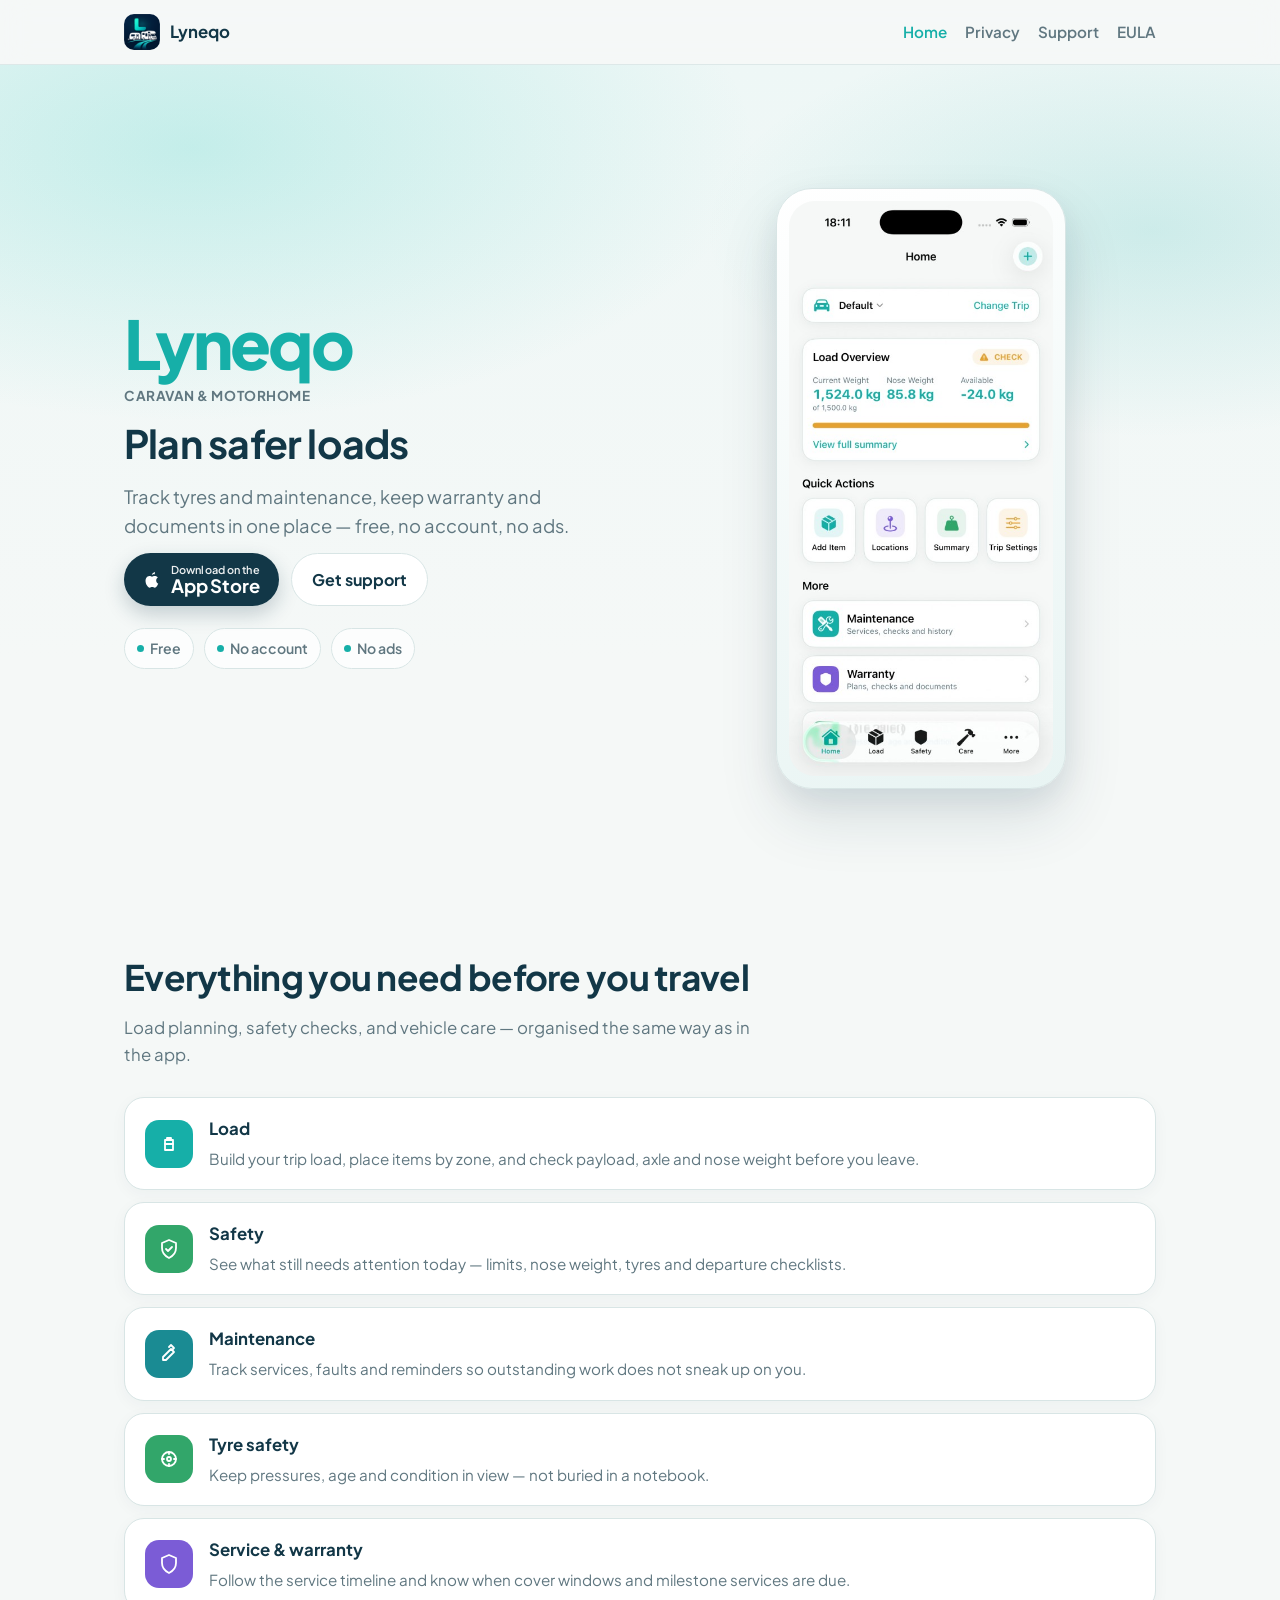
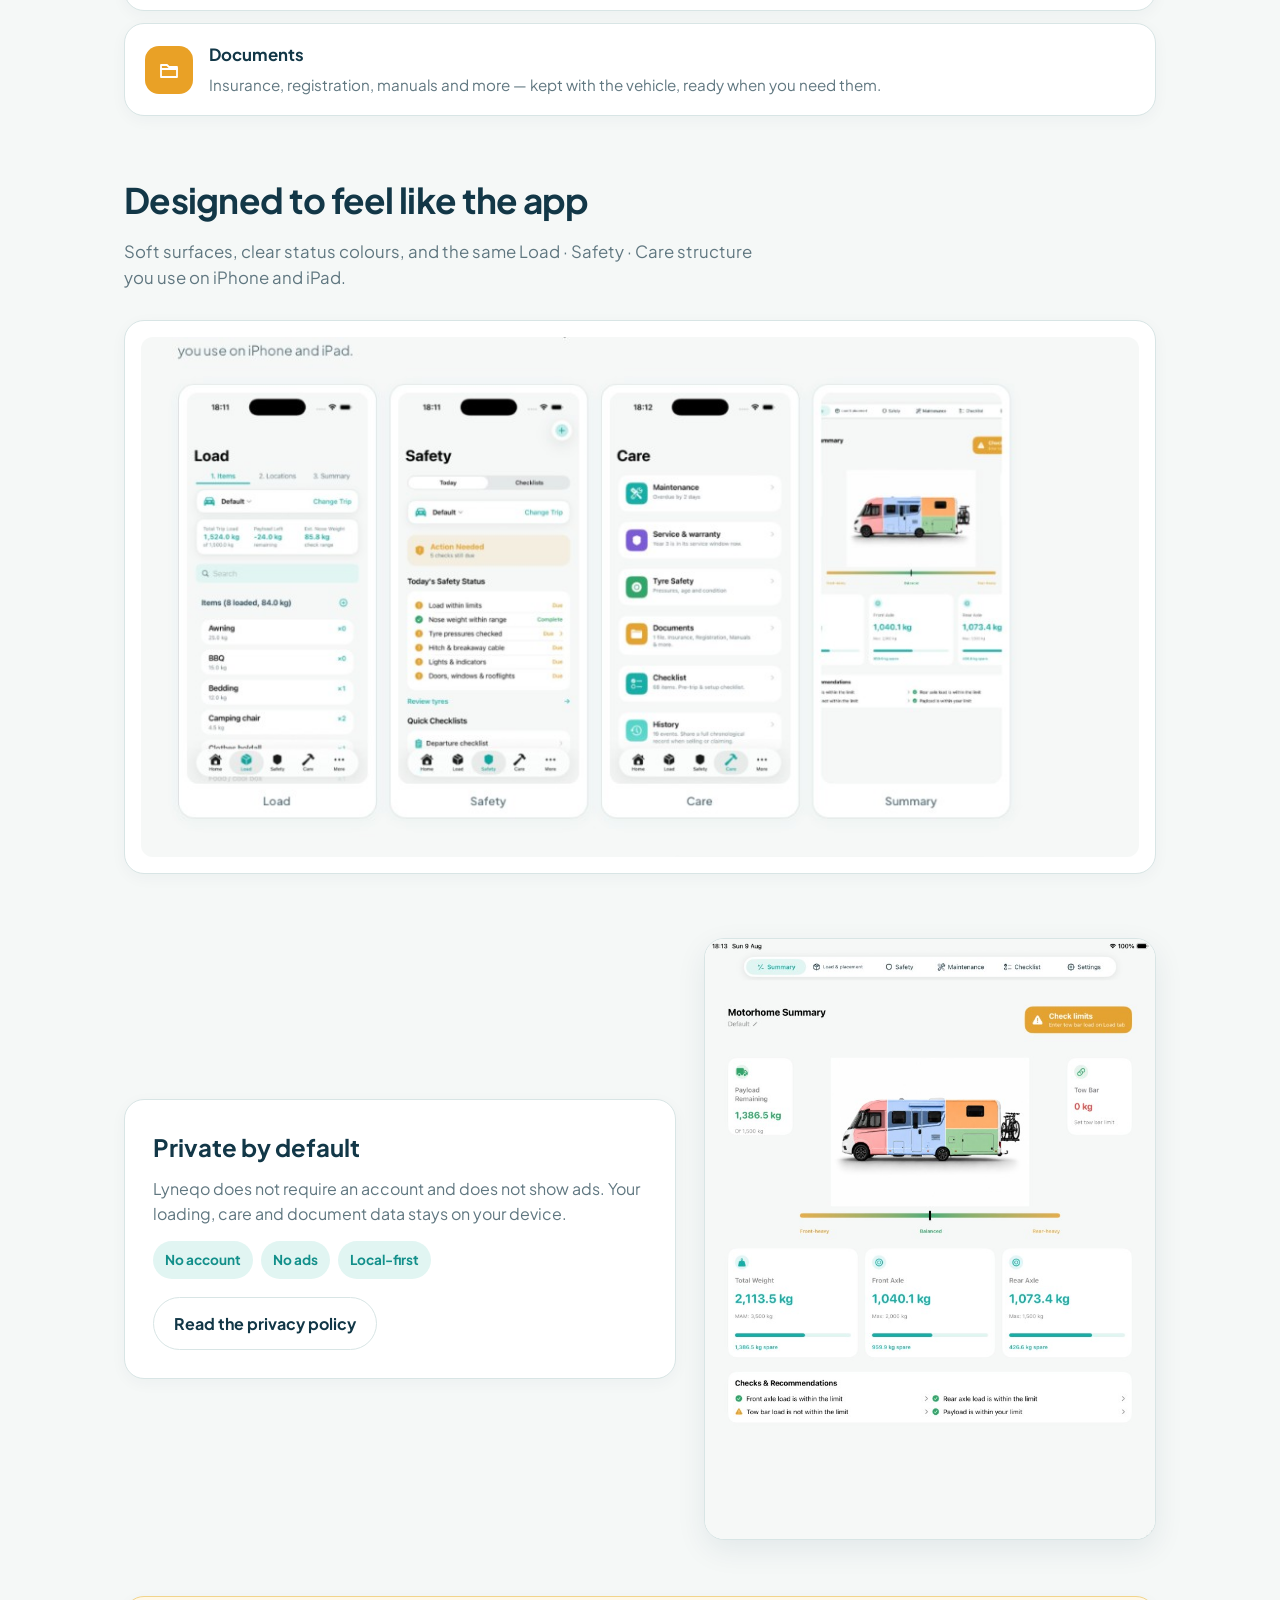
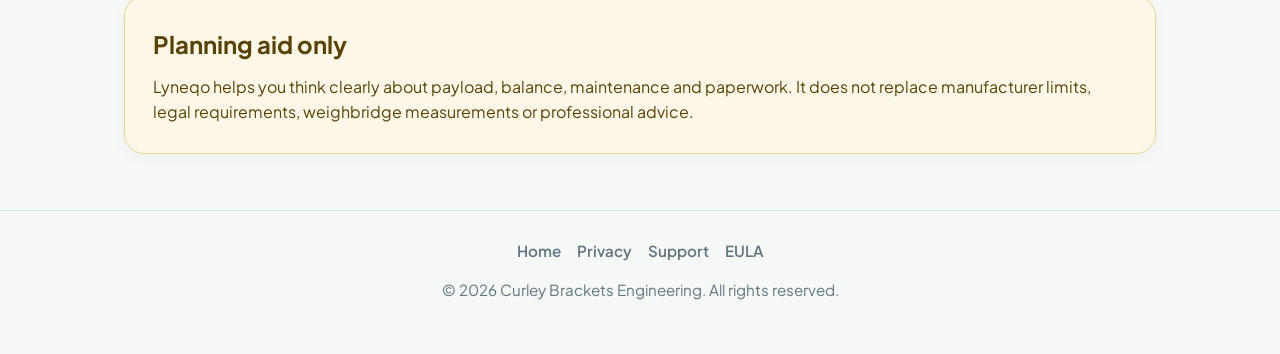
<file: docs/index.html>
<!DOCTYPE html>
<html lang="en">
<head>
  <meta charset="utf-8">
  <meta name="viewport" content="width=device-width, initial-scale=1">
  <title>Lyneqo — Safer loads, care and documents</title>
  <meta name="description" content="Plan safer loads, track tyres and maintenance, keep warranty and documents in one place. Free, no account, no ads.">
  <link rel="icon" href="assets/lyneqo-mark.svg" type="image/svg+xml">
  <link rel="preconnect" href="https://fonts.googleapis.com">
  <link rel="preconnect" href="https://fonts.gstatic.com" crossorigin>
  <link href="https://fonts.googleapis.com/css2?family=Plus+Jakarta+Sans:wght@400;500;600;700;800&display=swap" rel="stylesheet">
  <link rel="stylesheet" href="styles.css">
</head>
<body>
  <header class="site-header">
    <div class="site-header-inner">
      <a class="brand" href="index.html">
        <img src="assets/app-icon.png" alt="" width="36" height="36">
        Lyneqo
      </a>
      <nav class="nav" aria-label="Primary">
        <a href="index.html" aria-current="page">Home</a>
        <a href="privacy.html">Privacy</a>
        <a href="support.html">Support</a>
        <a href="eula.html">EULA</a>
      </nav>
    </div>
  </header>

  <section class="hero">
    <div class="hero-inner">
      <div class="hero-copy">
        <p class="brand-hero">Lyneqo</p>
        <p class="eyebrow">Caravan &amp; Motorhome</p>
        <h1>Plan safer loads</h1>
        <p class="hero-lead">Track tyres and maintenance, keep warranty and documents in one place — free, no account, no ads.</p>
        <div class="cta-row">
          <a class="button app-store-button" href="https://apps.apple.com/app/lyneqo-caravan-motorhome/id6771125159" target="_blank" rel="noopener noreferrer" aria-label="Download Lyneqo on the App Store">
            <svg class="apple-logo" viewBox="0 0 24 24" aria-hidden="true" focusable="false">
              <path fill="currentColor" d="M18.71 12.46c-.02-2.15 1.76-3.18 1.84-3.23-1-1.46-2.56-1.66-3.11-1.68-1.32-.13-2.58.78-3.25.78-.67 0-1.71-.76-2.81-.74-1.45.02-2.78.84-3.52 2.14-1.5 2.6-.38 6.45 1.08 8.56.71 1.03 1.56 2.19 2.68 2.15 1.07-.04 1.48-.7 2.78-.7 1.3 0 1.66.7 2.8.68 1.16-.02 1.89-1.05 2.59-2.09.82-1.19 1.15-2.34 1.17-2.4-.03-.01-2.25-.86-2.27-3.42zm-2.14-6.3c.59-.71.99-1.7.88-2.69-.85.03-1.88.57-2.49 1.28-.55.63-.1.03-1.04 1.64.87.07 1.76-.44 2.65-1.23z"/>
            </svg>
            <span class="app-store-label">
              <span class="app-store-kicker">Download on the</span>
              <span class="app-store-name">App Store</span>
            </span>
          </a>
          <a class="button button-secondary" href="support.html">Get support</a>
        </div>
        <div class="trust" aria-label="Product promises">
          <span>Free</span>
          <span>No account</span>
          <span>No ads</span>
        </div>
      </div>
      <div class="hero-visual" aria-hidden="true">
        <div class="phone-frame">
          <img src="assets/shot-home.png" alt="Lyneqo Home screen showing load overview and care shortcuts">
        </div>
      </div>
    </div>
  </section>

  <section class="section" id="features">
    <div class="section-head">
      <h2>Everything you need before you travel</h2>
      <p>Load planning, safety checks, and vehicle care — organised the same way as in the app.</p>
    </div>
    <div class="feature-list">
      <article class="feature-row">
        <div class="icon-tile icon-teal" aria-hidden="true">
          <svg viewBox="0 0 24 24"><path d="M8 8h8v10H8z"/><path d="M10 8V6h4v2"/><path d="M8 12h8"/></svg>
        </div>
        <div>
          <h3>Load</h3>
          <p>Build your trip load, place items by zone, and check payload, axle and nose weight before you leave.</p>
        </div>
      </article>
      <article class="feature-row">
        <div class="icon-tile icon-green" aria-hidden="true">
          <svg viewBox="0 0 24 24"><path d="M12 3l7 3v5c0 5-3 8-7 10-4-2-7-5-7-10V6l7-3z"/><path d="M9 12l2 2 4-4"/></svg>
        </div>
        <div>
          <h3>Safety</h3>
          <p>See what still needs attention today — limits, nose weight, tyres and departure checklists.</p>
        </div>
      </article>
      <article class="feature-row">
        <div class="icon-tile icon-cyan" aria-hidden="true">
          <svg viewBox="0 0 24 24"><path d="M14 7l3 3-8 8H6v-3l8-8z"/><path d="M12 5l2-2 3 3-2 2"/></svg>
        </div>
        <div>
          <h3>Maintenance</h3>
          <p>Track services, faults and reminders so outstanding work does not sneak up on you.</p>
        </div>
      </article>
      <article class="feature-row">
        <div class="icon-tile icon-green" aria-hidden="true">
          <svg viewBox="0 0 24 24"><circle cx="12" cy="12" r="7"/><circle cx="12" cy="12" r="2"/><path d="M12 5v2M12 17v2M5 12h2M17 12h2"/></svg>
        </div>
        <div>
          <h3>Tyre safety</h3>
          <p>Keep pressures, age and condition in view — not buried in a notebook.</p>
        </div>
      </article>
      <article class="feature-row">
        <div class="icon-tile icon-purple" aria-hidden="true">
          <svg viewBox="0 0 24 24"><path d="M12 3l7 3v5c0 5-3 8-7 10-4-2-7-5-7-10V6l7-3z"/></svg>
        </div>
        <div>
          <h3>Service &amp; warranty</h3>
          <p>Follow the service timeline and know when cover windows and milestone services are due.</p>
        </div>
      </article>
      <article class="feature-row">
        <div class="icon-tile icon-orange" aria-hidden="true">
          <svg viewBox="0 0 24 24"><path d="M4 7h6l2 2h8v10H4V7z"/><path d="M4 11h16"/></svg>
        </div>
        <div>
          <h3>Documents</h3>
          <p>Insurance, registration, manuals and more — kept with the vehicle, ready when you need them.</p>
        </div>
      </article>
    </div>
  </section>

  <section class="section" style="padding-top: 0;">
    <div class="section-head">
      <h2>Designed to feel like the app</h2>
      <p>Soft surfaces, clear status colours, and the same Load · Safety · Care structure you use on iPhone and iPad.</p>
    </div>
    <figure class="shot-strip">
      <img src="assets/shot-strip.png" alt="Lyneqo screens for Load, Safety, Care and Summary">
    </figure>
  </section>

  <section class="section" style="padding-top: 8px;">
    <div class="split">
      <div class="panel">
        <h2>Private by default</h2>
        <p>Lyneqo does not require an account and does not show ads. Your loading, care and document data stays on your device.</p>
        <div class="pill-list">
          <span>No account</span>
          <span>No ads</span>
          <span>Local-first</span>
        </div>
        <p style="margin-top: 18px;"><a class="button button-secondary" href="privacy.html">Read the privacy policy</a></p>
      </div>
      <div class="device-shot">
        <img src="assets/shot-summary.png" alt="Motorhome summary screen on iPad">
      </div>
    </div>
  </section>

  <section class="section" style="padding-top: 0;">
    <div class="panel notice">
      <h2>Planning aid only</h2>
      <p>Lyneqo helps you think clearly about payload, balance, maintenance and paperwork. It does not replace manufacturer limits, legal requirements, weighbridge measurements or professional advice.</p>
    </div>
  </section>

  <footer class="site-footer">
    <nav aria-label="Footer">
      <a href="index.html">Home</a>
      <a href="privacy.html">Privacy</a>
      <a href="support.html">Support</a>
      <a href="eula.html">EULA</a>
    </nav>
    <p>&copy; 2026 Curley Brackets Engineering. All rights reserved.</p>
  </footer>
</body>
</html>
</file>
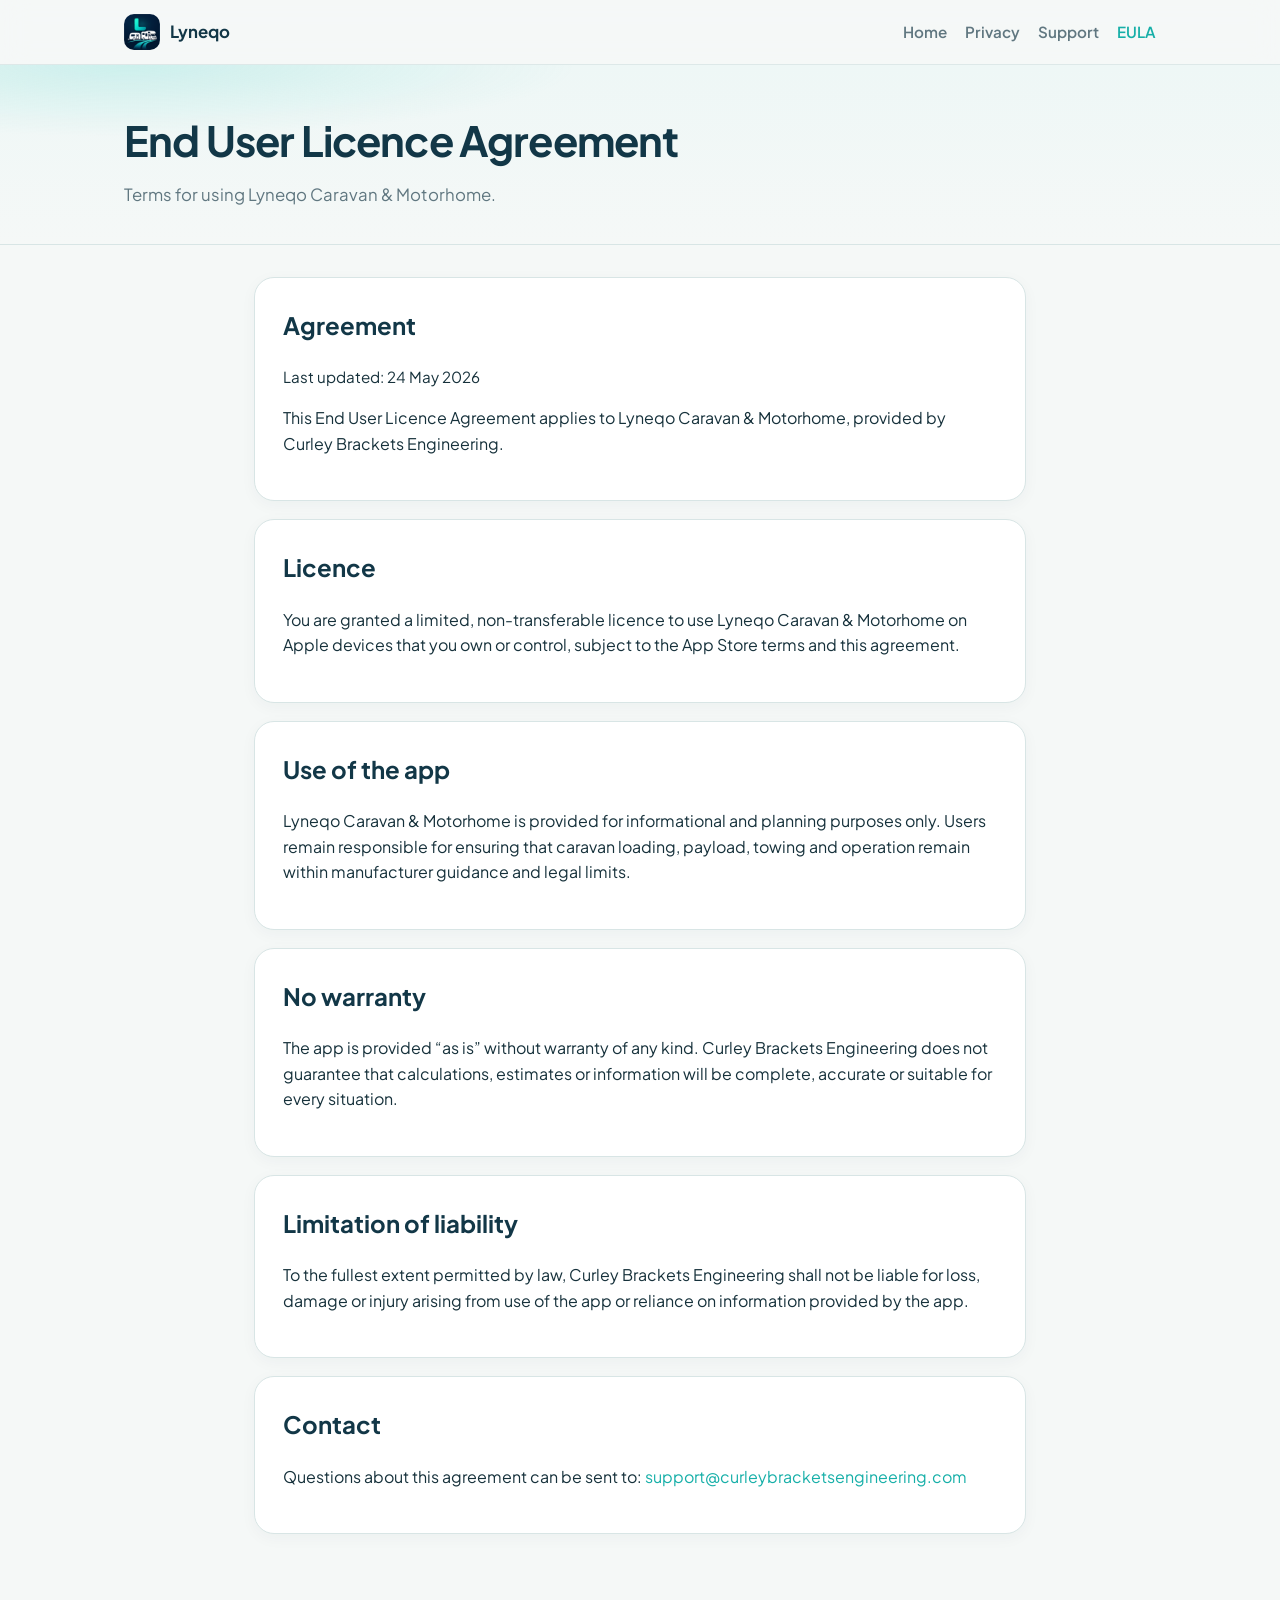
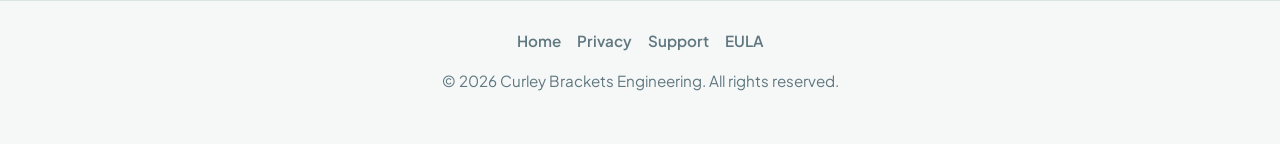
<file: docs/eula.html>
<!DOCTYPE html>
<html lang="en">
<head>
  <meta charset="utf-8">
  <meta name="viewport" content="width=device-width, initial-scale=1">
  <title>EULA — Lyneqo</title>
  <meta name="description" content="End User Licence Agreement for Lyneqo Caravan & Motorhome.">
  <link rel="icon" href="assets/lyneqo-mark.svg" type="image/svg+xml">
  <link rel="preconnect" href="https://fonts.googleapis.com">
  <link rel="preconnect" href="https://fonts.gstatic.com" crossorigin>
  <link href="https://fonts.googleapis.com/css2?family=Plus+Jakarta+Sans:wght@400;500;600;700;800&display=swap" rel="stylesheet">
  <link rel="stylesheet" href="styles.css">
</head>
<body>
  <header class="site-header">
    <div class="site-header-inner">
      <a class="brand" href="index.html">
        <img src="assets/app-icon.png" alt="" width="36" height="36">
        Lyneqo
      </a>
      <nav class="nav" aria-label="Primary">
        <a href="index.html">Home</a>
        <a href="privacy.html">Privacy</a>
        <a href="support.html">Support</a>
        <a href="eula.html" aria-current="page">EULA</a>
      </nav>
    </div>
  </header>

  <div class="page-hero">
    <div class="page-hero-inner">
      <h1>End User Licence Agreement</h1>
      <p>Terms for using Lyneqo Caravan &amp; Motorhome.</p>
    </div>
  </div>

  <main class="page">
    <section class="card">
      <h2>Agreement</h2>
      <p class="meta">Last updated: 24 May 2026</p>
      <p>This End User Licence Agreement applies to Lyneqo Caravan &amp; Motorhome, provided by Curley Brackets Engineering.</p>
    </section>

    <section class="card">
      <h2>Licence</h2>
      <p>You are granted a limited, non-transferable licence to use Lyneqo Caravan &amp; Motorhome on Apple devices that you own or control, subject to the App Store terms and this agreement.</p>
    </section>

    <section class="card">
      <h2>Use of the app</h2>
      <p>Lyneqo Caravan &amp; Motorhome is provided for informational and planning purposes only. Users remain responsible for ensuring that caravan loading, payload, towing and operation remain within manufacturer guidance and legal limits.</p>
    </section>

    <section class="card">
      <h2>No warranty</h2>
      <p>The app is provided “as is” without warranty of any kind. Curley Brackets Engineering does not guarantee that calculations, estimates or information will be complete, accurate or suitable for every situation.</p>
    </section>

    <section class="card">
      <h2>Limitation of liability</h2>
      <p>To the fullest extent permitted by law, Curley Brackets Engineering shall not be liable for loss, damage or injury arising from use of the app or reliance on information provided by the app.</p>
    </section>

    <section class="card">
      <h2>Contact</h2>
      <p>Questions about this agreement can be sent to: <a href="mailto:support@curleybracketsengineering.com">support@curleybracketsengineering.com</a></p>
    </section>
  </main>

  <footer class="site-footer">
    <nav aria-label="Footer">
      <a href="index.html">Home</a>
      <a href="privacy.html">Privacy</a>
      <a href="support.html">Support</a>
      <a href="eula.html">EULA</a>
    </nav>
    <p>&copy; 2026 Curley Brackets Engineering. All rights reserved.</p>
  </footer>
</body>
</html>
</file>
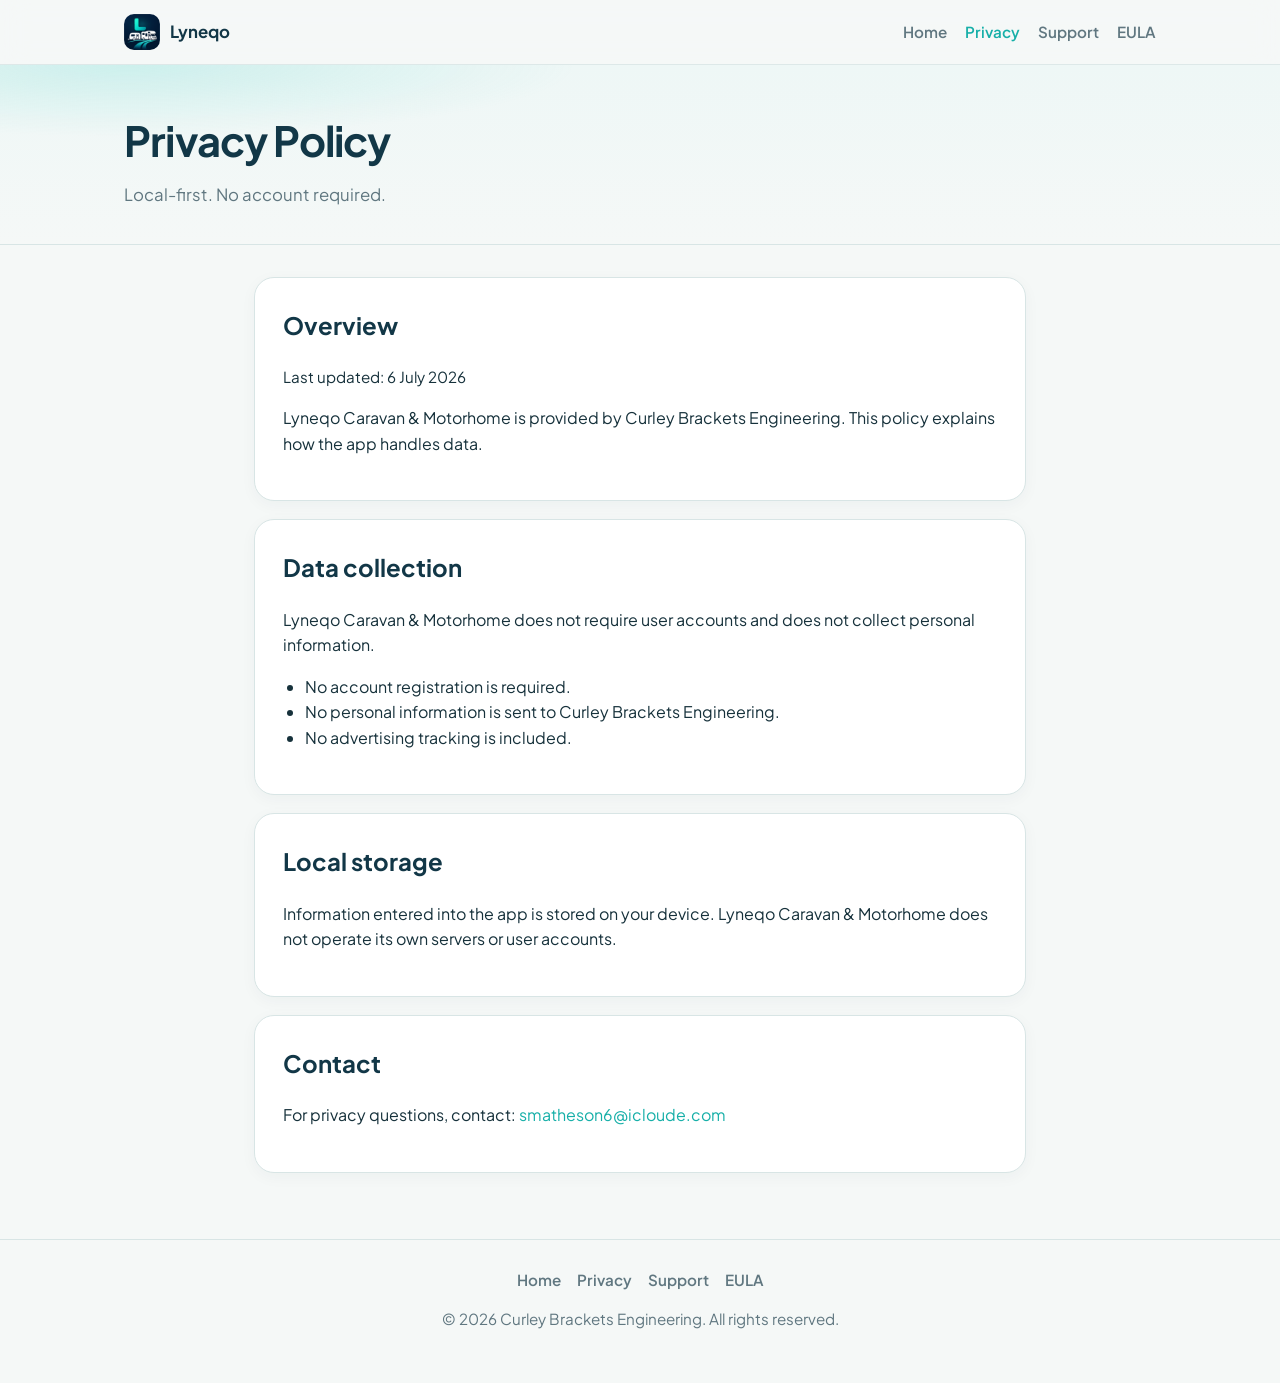
<file: docs/privacy.html>
<!DOCTYPE html>
<html lang="en">
<head>
  <meta charset="utf-8">
  <meta name="viewport" content="width=device-width, initial-scale=1">
  <title>Privacy — Lyneqo</title>
  <meta name="description" content="Lyneqo privacy policy: local-first, no account required.">
  <link rel="icon" href="assets/lyneqo-mark.svg" type="image/svg+xml">
  <link rel="preconnect" href="https://fonts.googleapis.com">
  <link rel="preconnect" href="https://fonts.gstatic.com" crossorigin>
  <link href="https://fonts.googleapis.com/css2?family=Plus+Jakarta+Sans:wght@400;500;600;700;800&display=swap" rel="stylesheet">
  <link rel="stylesheet" href="styles.css">
</head>
<body>
  <header class="site-header">
    <div class="site-header-inner">
      <a class="brand" href="index.html">
        <img src="assets/app-icon.png" alt="" width="36" height="36">
        Lyneqo
      </a>
      <nav class="nav" aria-label="Primary">
        <a href="index.html">Home</a>
        <a href="privacy.html" aria-current="page">Privacy</a>
        <a href="support.html">Support</a>
        <a href="eula.html">EULA</a>
      </nav>
    </div>
  </header>

  <div class="page-hero">
    <div class="page-hero-inner">
      <h1>Privacy Policy</h1>
      <p>Local-first. No account required.</p>
    </div>
  </div>

  <main class="page">
    <section class="card">
      <h2>Overview</h2>
      <p class="meta">Last updated: 6 July 2026</p>
      <p>Lyneqo Caravan &amp; Motorhome is provided by Curley Brackets Engineering. This policy explains how the app handles data.</p>
    </section>

    <section class="card">
      <h2>Data collection</h2>
      <p>Lyneqo Caravan &amp; Motorhome does not require user accounts and does not collect personal information.</p>
      <ul>
        <li>No account registration is required.</li>
        <li>No personal information is sent to Curley Brackets Engineering.</li>
        <li>No advertising tracking is included.</li>
      </ul>
    </section>

    <section class="card">
      <h2>Local storage</h2>
      <p>Information entered into the app is stored on your device. Lyneqo Caravan &amp; Motorhome does not operate its own servers or user accounts.</p>
    </section>

    <section class="card">
      <h2>Contact</h2>
      <p>For privacy questions, contact: <a href="mailto:smatheson6@icloude.com">smatheson6@icloude.com</a></p>
    </section>
  </main>

  <footer class="site-footer">
    <nav aria-label="Footer">
      <a href="index.html">Home</a>
      <a href="privacy.html">Privacy</a>
      <a href="support.html">Support</a>
      <a href="eula.html">EULA</a>
    </nav>
    <p>&copy; 2026 Curley Brackets Engineering. All rights reserved.</p>
  </footer>
</body>
</html>
</file>
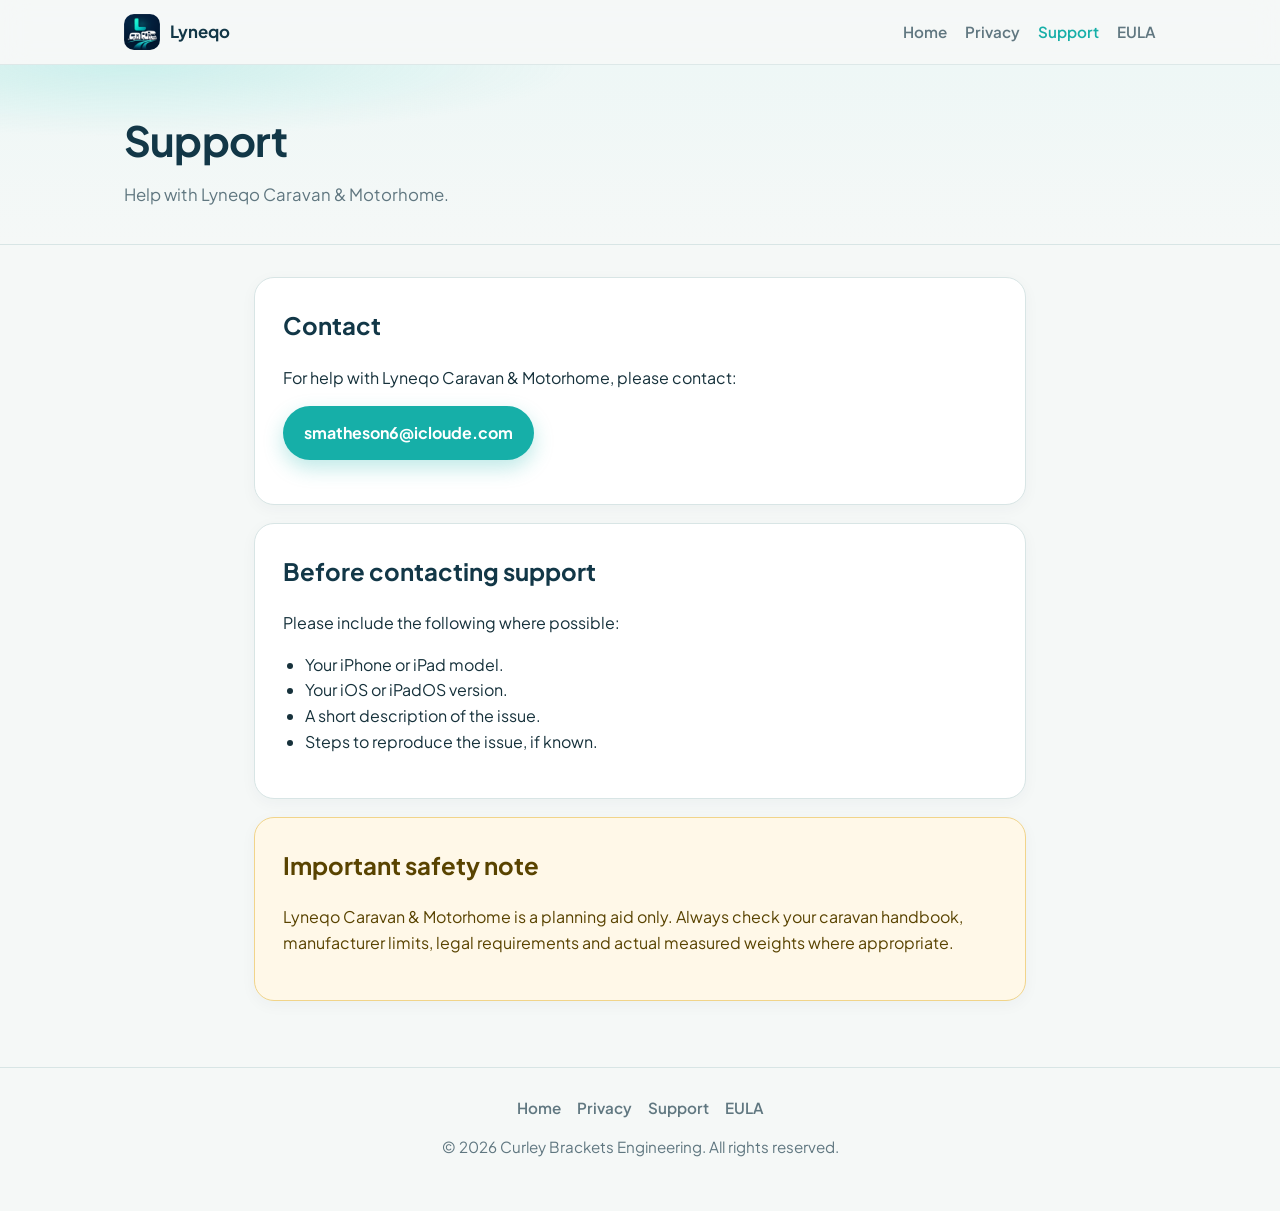
<file: docs/support.html>
<!DOCTYPE html>
<html lang="en">
<head>
  <meta charset="utf-8">
  <meta name="viewport" content="width=device-width, initial-scale=1">
  <title>Support — Lyneqo</title>
  <meta name="description" content="Get help with Lyneqo Caravan & Motorhome.">
  <link rel="icon" href="assets/lyneqo-mark.svg" type="image/svg+xml">
  <link rel="preconnect" href="https://fonts.googleapis.com">
  <link rel="preconnect" href="https://fonts.gstatic.com" crossorigin>
  <link href="https://fonts.googleapis.com/css2?family=Plus+Jakarta+Sans:wght@400;500;600;700;800&display=swap" rel="stylesheet">
  <link rel="stylesheet" href="styles.css">
</head>
<body>
  <header class="site-header">
    <div class="site-header-inner">
      <a class="brand" href="index.html">
        <img src="assets/app-icon.png" alt="" width="36" height="36">
        Lyneqo
      </a>
      <nav class="nav" aria-label="Primary">
        <a href="index.html">Home</a>
        <a href="privacy.html">Privacy</a>
        <a href="support.html" aria-current="page">Support</a>
        <a href="eula.html">EULA</a>
      </nav>
    </div>
  </header>

  <div class="page-hero">
    <div class="page-hero-inner">
      <h1>Support</h1>
      <p>Help with Lyneqo Caravan &amp; Motorhome.</p>
    </div>
  </div>

  <main class="page">
    <section class="card">
      <h2>Contact</h2>
      <p>For help with Lyneqo Caravan &amp; Motorhome, please contact:</p>
      <p><a class="button" href="mailto:smatheson6@icloude.com">smatheson6@icloude.com</a></p>
    </section>

    <section class="card">
      <h2>Before contacting support</h2>
      <p>Please include the following where possible:</p>
      <ul>
        <li>Your iPhone or iPad model.</li>
        <li>Your iOS or iPadOS version.</li>
        <li>A short description of the issue.</li>
        <li>Steps to reproduce the issue, if known.</li>
      </ul>
    </section>

    <section class="card notice">
      <h2>Important safety note</h2>
      <p>Lyneqo Caravan &amp; Motorhome is a planning aid only. Always check your caravan handbook, manufacturer limits, legal requirements and actual measured weights where appropriate.</p>
    </section>
  </main>

  <footer class="site-footer">
    <nav aria-label="Footer">
      <a href="index.html">Home</a>
      <a href="privacy.html">Privacy</a>
      <a href="support.html">Support</a>
      <a href="eula.html">EULA</a>
    </nav>
    <p>&copy; 2026 Curley Brackets Engineering. All rights reserved.</p>
  </footer>
</body>
</html>
</file>
<file: docs/styles.css>
:root {
  --bg: #f5f8f7;
  --bg-soft: #e1f5f2;
  --card: #ffffff;
  --text: #16313b;
  --muted: #607780;
  --accent: #16afa8;
  --accent-dark: #128f8a;
  --aqua: #55d5ca;
  --navy: #123747;
  --border: #d8e5e5;
  --success: #32a66a;
  --warning: #e4a331;
  --danger: #d95b59;
  --info: #2a7de1;
  --purple: #7b5cd6;
  --orange: #e9a126;
  --shadow: 0 10px 30px rgba(18, 55, 71, 0.08);
  --radius: 20px;
  --radius-sm: 14px;
  --max: 1080px;
  --font: "Plus Jakarta Sans", "Segoe UI", sans-serif;
}

* {
  box-sizing: border-box;
}

html {
  scroll-behavior: smooth;
}

body {
  margin: 0;
  font-family: var(--font);
  background: var(--bg);
  color: var(--text);
  line-height: 1.6;
  -webkit-font-smoothing: antialiased;
}

img {
  max-width: 100%;
  display: block;
}

a {
  color: var(--accent);
  text-decoration: none;
}

a:hover {
  text-decoration: underline;
}

.site-header {
  position: sticky;
  top: 0;
  z-index: 20;
  backdrop-filter: blur(14px);
  background: rgba(245, 248, 247, 0.88);
  border-bottom: 1px solid rgba(216, 229, 229, 0.8);
}

.site-header-inner {
  max-width: var(--max);
  margin: 0 auto;
  padding: 14px 24px;
  display: flex;
  align-items: center;
  justify-content: space-between;
  gap: 16px;
}

.brand {
  display: inline-flex;
  align-items: center;
  gap: 10px;
  color: var(--navy);
  font-weight: 700;
  font-size: 1.05rem;
  text-decoration: none;
}

.brand:hover {
  text-decoration: none;
  color: var(--accent-dark);
}

.brand img {
  width: 36px;
  height: 36px;
  border-radius: 10px;
}

.nav {
  display: flex;
  flex-wrap: wrap;
  gap: 8px 18px;
  justify-content: flex-end;
}

.nav a {
  color: var(--muted);
  font-weight: 600;
  font-size: 0.95rem;
  text-decoration: none;
}

.nav a:hover,
.nav a[aria-current="page"] {
  color: var(--accent);
}

.hero {
  position: relative;
  overflow: hidden;
  background:
    radial-gradient(ellipse 80% 60% at 15% 10%, rgba(85, 213, 202, 0.28), transparent 55%),
    radial-gradient(ellipse 70% 50% at 90% 20%, rgba(22, 175, 168, 0.16), transparent 50%),
    linear-gradient(180deg, #eef7f6 0%, var(--bg) 72%);
}

.hero-inner {
  max-width: var(--max);
  margin: 0 auto;
  padding: 48px 24px 28px;
  display: grid;
  grid-template-columns: 1.05fr 0.95fr;
  gap: 40px;
  align-items: center;
  min-height: calc(100vh - 72px);
}

.hero-copy {
  animation: rise 0.7s ease both;
}

.brand-hero {
  margin: 0 0 6px;
  font-size: clamp(2.8rem, 6vw, 4.2rem);
  font-weight: 800;
  letter-spacing: -0.04em;
  line-height: 1;
  color: var(--accent);
}

.eyebrow {
  display: inline-flex;
  align-items: center;
  gap: 8px;
  color: var(--muted);
  font-weight: 700;
  font-size: 0.85rem;
  letter-spacing: 0.04em;
  text-transform: uppercase;
  margin: 0 0 14px;
}

.hero h1 {
  margin: 0 0 16px;
  font-size: clamp(1.85rem, 3.4vw, 2.45rem);
  line-height: 1.15;
  letter-spacing: -0.02em;
  color: var(--navy);
}

.hero-lead {
  margin: 0 0 12px;
  font-size: 1.15rem;
  color: var(--muted);
  max-width: 34rem;
}

.hero-note {
  margin: 0 0 28px;
  color: var(--text);
  font-weight: 600;
}

.cta-row {
  display: flex;
  flex-wrap: wrap;
  gap: 12px;
  margin-bottom: 22px;
}

.button {
  display: inline-flex;
  align-items: center;
  justify-content: center;
  gap: 8px;
  background: var(--accent);
  color: #fff;
  padding: 13px 20px;
  border-radius: 999px;
  text-decoration: none;
  font-weight: 700;
  border: 1px solid transparent;
  transition: transform 0.2s ease, background 0.2s ease, box-shadow 0.2s ease;
  box-shadow: 0 8px 20px rgba(22, 175, 168, 0.28);
}

.button:hover {
  background: var(--accent-dark);
  text-decoration: none;
  transform: translateY(-1px);
}

.button-secondary {
  background: #fff;
  color: var(--navy);
  border-color: var(--border);
  box-shadow: none;
}

.button-secondary:hover {
  background: var(--bg-soft);
  color: var(--navy);
}

.app-store-button {
  background: #123747;
  box-shadow: 0 8px 20px rgba(18, 55, 71, 0.22);
  padding: 10px 18px 10px 14px;
  gap: 10px;
}

.app-store-button:hover {
  background: #0d2a36;
}

.app-store-button .apple-logo {
  width: 22px;
  height: 22px;
  flex-shrink: 0;
}

.app-store-label {
  display: flex;
  flex-direction: column;
  align-items: flex-start;
  line-height: 1.05;
  text-align: left;
}

.app-store-kicker {
  font-size: 0.68rem;
  font-weight: 600;
  letter-spacing: 0.01em;
  opacity: 0.92;
}

.app-store-name {
  font-size: 1.15rem;
  font-weight: 700;
  letter-spacing: -0.01em;
}

.trust {
  display: flex;
  flex-wrap: wrap;
  gap: 10px;
}

.trust span {
  display: inline-flex;
  align-items: center;
  gap: 6px;
  background: rgba(255, 255, 255, 0.72);
  border: 1px solid var(--border);
  color: var(--muted);
  font-size: 0.88rem;
  font-weight: 600;
  padding: 8px 12px;
  border-radius: 999px;
}

.trust span::before {
  content: "";
  width: 7px;
  height: 7px;
  border-radius: 50%;
  background: var(--accent);
}

.hero-visual {
  display: flex;
  justify-content: center;
  animation: float-in 0.9s ease both;
}

.phone-frame {
  width: min(100%, 290px);
  border-radius: 36px;
  padding: 12px;
  background: linear-gradient(160deg, #ffffff, #e8f4f3);
  border: 1px solid var(--border);
  box-shadow: var(--shadow), 0 30px 60px rgba(18, 55, 71, 0.12);
  animation: float 5.5s ease-in-out infinite;
}

.phone-frame img {
  width: 100%;
  border-radius: 26px;
  background: #fff;
}

.section {
  max-width: var(--max);
  margin: 0 auto;
  padding: 56px 24px;
}

.section-head {
  max-width: 40rem;
  margin-bottom: 28px;
}

.section-head h2 {
  margin: 0 0 10px;
  font-size: clamp(1.7rem, 3vw, 2.2rem);
  letter-spacing: -0.02em;
  color: var(--navy);
}

.section-head p {
  margin: 0;
  color: var(--muted);
  font-size: 1.05rem;
}

.feature-list {
  display: grid;
  gap: 12px;
}

.feature-row {
  display: grid;
  grid-template-columns: auto 1fr;
  gap: 16px;
  align-items: center;
  background: var(--card);
  border: 1px solid var(--border);
  border-radius: var(--radius);
  padding: 18px 20px;
  box-shadow: 0 4px 16px rgba(18, 55, 71, 0.04);
  transition: transform 0.2s ease, box-shadow 0.2s ease;
}

.feature-row:hover {
  transform: translateY(-2px);
  box-shadow: var(--shadow);
}

.icon-tile {
  width: 48px;
  height: 48px;
  border-radius: 14px;
  display: grid;
  place-items: center;
  flex-shrink: 0;
}

.icon-tile svg {
  width: 24px;
  height: 24px;
  fill: none;
  stroke: #fff;
  stroke-width: 1.8;
  stroke-linecap: round;
  stroke-linejoin: round;
}

.icon-teal { background: #16afa8; }
.icon-purple { background: #7b5cd6; }
.icon-green { background: #32a66a; }
.icon-orange { background: #e9a126; }
.icon-cyan { background: #1a8b93; }
.icon-aqua { background: #55d5ca; }

.feature-row h3 {
  margin: 0 0 4px;
  font-size: 1.05rem;
  color: var(--navy);
}

.feature-row p {
  margin: 0;
  color: var(--muted);
  font-size: 0.95rem;
}

.gallery {
  display: grid;
  grid-template-columns: repeat(4, 1fr);
  gap: 16px;
}

.gallery figure {
  margin: 0;
  background: var(--card);
  border: 1px solid var(--border);
  border-radius: var(--radius);
  padding: 10px;
  box-shadow: 0 4px 16px rgba(18, 55, 71, 0.04);
}

.gallery img {
  width: 100%;
  border-radius: 14px;
  aspect-ratio: 9 / 19.5;
  object-fit: cover;
  object-position: top;
  background: #eef4f4;
}

.gallery figcaption {
  margin-top: 10px;
  text-align: center;
  font-size: 0.88rem;
  font-weight: 600;
  color: var(--muted);
}

.shot-strip {
  margin: 0;
  background: var(--card);
  border: 1px solid var(--border);
  border-radius: var(--radius);
  padding: 16px;
  box-shadow: 0 4px 16px rgba(18, 55, 71, 0.04);
}

.shot-strip img {
  width: 100%;
  height: auto;
  border-radius: 12px;
}

.split {
  display: grid;
  grid-template-columns: 1.1fr 0.9fr;
  gap: 28px;
  align-items: center;
}

.panel {
  background: var(--card);
  border: 1px solid var(--border);
  border-radius: var(--radius);
  padding: 28px;
  box-shadow: 0 4px 16px rgba(18, 55, 71, 0.04);
}

.panel h2 {
  margin: 0 0 10px;
  color: var(--navy);
}

.panel p {
  margin: 0 0 14px;
  color: var(--muted);
}

.panel p:last-child {
  margin-bottom: 0;
}

.pill-list {
  display: flex;
  flex-wrap: wrap;
  gap: 8px;
  margin-top: 8px;
}

.pill-list span {
  background: var(--bg-soft);
  color: var(--accent-dark);
  font-weight: 700;
  font-size: 0.85rem;
  padding: 8px 12px;
  border-radius: 999px;
}

.device-shot {
  border-radius: var(--radius);
  border: 1px solid var(--border);
  box-shadow: var(--shadow);
  overflow: hidden;
  background: #fff;
}

.device-shot img {
  width: 100%;
}

.page-hero {
  background:
    radial-gradient(ellipse 70% 80% at 10% 0%, rgba(85, 213, 202, 0.22), transparent 50%),
    linear-gradient(180deg, #eef7f6 0%, var(--bg) 100%);
  border-bottom: 1px solid var(--border);
}

.page-hero-inner {
  max-width: var(--max);
  margin: 0 auto;
  padding: 42px 24px 36px;
}

.page-hero h1 {
  margin: 0 0 8px;
  font-size: clamp(2rem, 4vw, 2.6rem);
  color: var(--navy);
  letter-spacing: -0.02em;
}

.page-hero p {
  margin: 0;
  color: var(--muted);
  font-size: 1.05rem;
}

main.page {
  max-width: 820px;
  margin: 0 auto;
  padding: 32px 24px 48px;
}

.card {
  background: var(--card);
  border: 1px solid var(--border);
  border-radius: var(--radius);
  padding: 28px;
  margin-bottom: 18px;
  box-shadow: 0 4px 16px rgba(18, 55, 71, 0.04);
}

.card h2 {
  margin-top: 0;
  color: var(--navy);
}

.card p,
.card li {
  color: var(--text);
}

.meta {
  color: var(--muted);
  font-size: 0.95rem;
}

.notice {
  background: #fff8e8;
  border-color: #f1d48a;
}

.notice h2,
.notice p {
  color: #594300;
}

ul {
  padding-left: 22px;
}

.site-footer {
  border-top: 1px solid var(--border);
  text-align: center;
  padding: 28px 20px 36px;
  color: var(--muted);
  font-size: 0.95rem;
}

.site-footer nav {
  display: flex;
  flex-wrap: wrap;
  gap: 8px 16px;
  justify-content: center;
  margin-bottom: 12px;
}

.site-footer a {
  color: var(--muted);
  font-weight: 600;
}

.site-footer a:hover {
  color: var(--accent);
}

@keyframes rise {
  from {
    opacity: 0;
    transform: translateY(18px);
  }
  to {
    opacity: 1;
    transform: translateY(0);
  }
}

@keyframes float-in {
  from {
    opacity: 0;
    transform: translateY(28px) scale(0.98);
  }
  to {
    opacity: 1;
    transform: translateY(0) scale(1);
  }
}

@keyframes float {
  0%,
  100% {
    transform: translateY(0);
  }
  50% {
    transform: translateY(-8px);
  }
}

@media (max-width: 900px) {
  .hero-inner,
  .split {
    grid-template-columns: 1fr;
  }

  .hero-inner {
    min-height: auto;
    padding-top: 36px;
  }

  .hero-visual {
    order: -1;
  }

  .phone-frame {
    width: min(100%, 240px);
  }

  .gallery {
    grid-template-columns: repeat(2, 1fr);
  }
}

@media (max-width: 560px) {
  .site-header-inner {
    flex-direction: column;
    align-items: flex-start;
  }

  .gallery {
    grid-template-columns: 1fr 1fr;
  }

  .card,
  .panel {
    padding: 22px;
  }
}

@media (prefers-reduced-motion: reduce) {
  html {
    scroll-behavior: auto;
  }

  .hero-copy,
  .hero-visual,
  .phone-frame,
  .feature-row {
    animation: none;
    transition: none;
  }
}
</file>
